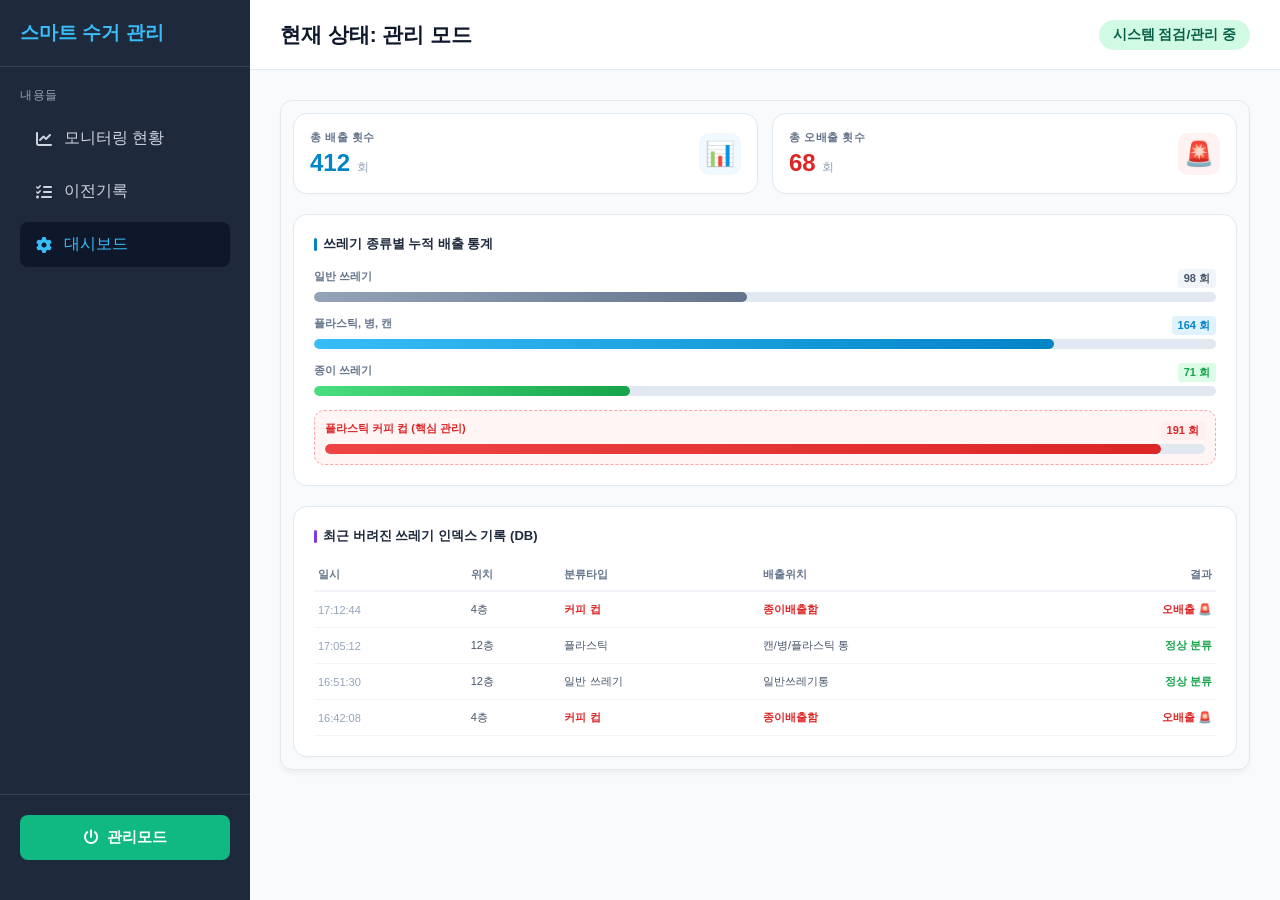
<file: WebApps/frontend/template/dashboard.html>
<!DOCTYPE html>
<html lang="ko">

<head>
    <meta charset="UTF-8">
    <meta name="viewport" content="width=device-width, initial-scale=1.0">
    <title>스마트 수거 / 관리 시스템 - 대시보드</title>
    <!-- 아이콘 CDN -->
    <link rel="stylesheet" href="https://cdnjs.cloudflare.com/ajax/libs/font-awesome/6.4.0/css/all.min.css">
    <link rel="stylesheet" href="css/dashboard.css">
</head>

<body>

    <div class="app-container">
        <!-- [좌측 사이드바가 들어가 위치] -->
        <div id="sidebar-container"></div>

        <!-- [우측 메인 콘텐츠] -->
        <main class="main-content">
            <div class="content-header">
                <h1 id="contentTitle">현재 상태: 수거 모드</h1>
                <span id="modeBadge" class="badge badge-collect">수거 가동 중</span>
            </div>

            <!-- 대시보드 메인 본문 구역 -->
            <div class="content-body" id="contentBody">
                <div class="dashboard-component" style="background-color: #F8FAFC; color: #334155; padding: 12px; font-family: sans-serif; display: flex; flex-direction: column; gap: 20px; border-radius: 12px; border: 1px solid #E2E8F0; box-shadow: 0 4px 6px -1px rgba(0, 0, 0, 0.05);">

                    <!-- 1. [상단 파트: 데이터 요약 메트릭 피드] -->
                    <div style="display: grid; grid-template-columns: repeat(2, 1fr); gap: 14px;">
                        <div style="background-color: #ffffff; border: 1px solid #E2E8F0; border-radius: 14px; padding: 16px; display: flex; justify-content: space-between; align-items: center; box-shadow: 0 1px 3px rgba(0,0,0,0.02);">
                            <div>
                                <p style="font-size: 11px; font-weight: 700; color: #64748B; text-transform: uppercase; letter-spacing: 0.5px;">총 배출 횟수</p>
                                <h3 style="font-size: 24px; font-weight: 800; color: #0284C7; margin-top: 4px;">412 <span style="font-size: 12px; color: #94A3B8; font-weight: 500;">회</span></h3>
                            </div>
                            <div style="font-size: 24px; background-color: #F0F9FF; width: 42px; height: 42px; border-radius: 10px; display: flex; align-items: center; justify-content: center;">📊</div>
                        </div>
                        <div style="background-color: #ffffff; border: 1px solid #E2E8F0; border-radius: 14px; padding: 16px; display: flex; justify-content: space-between; align-items: center; box-shadow: 0 1px 3px rgba(0,0,0,0.02);">
                            <div>
                                <p style="font-size: 11px; font-weight: 700; color: #64748B; text-transform: uppercase; letter-spacing: 0.5px;">총 오배출 횟수</p>
                                <h3 style="font-size: 24px; font-weight: 800; color: #DC2626; margin-top: 4px;">68 <span style="font-size: 12px; color: #94A3B8; font-weight: 500;">회</span></h3>
                            </div>
                            <div style="font-size: 24px; background-color: #FEF2F2; width: 42px; height: 42px; border-radius: 10px; display: flex; align-items: center; justify-content: center;">🚨</div>
                        </div>
                    </div>

                    <!-- 2. [중단 파트: 학원 지정 쓰레기 종류별 통계 그래프] -->
                    <div style="background-color: #ffffff; border: 1px solid #E2E8F0; border-radius: 14px; padding: 20px; box-shadow: 0 1px 3px rgba(0,0,0,0.02);">
                        <h4 style="font-size: 13px; font-weight: 800; color: #1E293B; margin-bottom: 16px; display: flex; align-items: center; gap: 6px;">
                            <span style="display: inline-block; width: 3px; height: 13px; background-color: #0284C7; border-radius: 2px;"></span>
                            쓰레기 종류별 누적 배출 통계
                        </h4>
                        
                        <div style="display: flex; flex-direction: column; gap: 14px;">
                            <!-- 일반 쓰레기 -->
                            <div>
                                <div style="display: flex; justify-content: space-between; font-size: 11px; font-weight: 700; color: #64748B; margin-bottom: 4px;">
                                    <span>일반 쓰레기</span><span style="color: #475569; background-color: #F1F5F9; padding: 2px 6px; border-radius: 4px;">98 회</span>
                                </div>
                                <div style="width: 100%; background-color: #E2E8F0; height: 10px; border-radius: 5px; overflow: hidden;">
                                    <div style="height: 100%; background: linear-gradient(90deg, #94A3B8, #64748B); width: 48%; border-radius: 5px;"></div>
                                </div>
                            </div>
                            <!-- 플라스틱, 병, 캔 -->
                            <div>
                                <div style="display: flex; justify-content: space-between; font-size: 11px; font-weight: 700; color: #64748B; margin-bottom: 4px;">
                                    <span>플라스틱, 병, 캔</span><span style="color: #0284C7; background-color: #E0F2FE; padding: 2px 6px; border-radius: 4px; font-weight: 800;">164 회</span>
                                </div>
                                <div style="width: 100%; background-color: #E2E8F0; height: 10px; border-radius: 5px; overflow: hidden;">
                                    <div style="height: 100%; background: linear-gradient(90deg, #38BDF8, #0284C7); width: 82%; border-radius: 5px;"></div>
                                </div>
                            </div>
                            <!-- 종이 쓰레기 -->
                            <div>
                                <div style="display: flex; justify-content: space-between; font-size: 11px; font-weight: 700; color: #64748B; margin-bottom: 4px;">
                                    <span>종이 쓰레기</span><span style="color: #16A34A; background-color: #DCFCE7; padding: 2px 6px; border-radius: 4px;">71 회</span>
                                </div>
                                <div style="width: 100%; background-color: #E2E8F0; height: 10px; border-radius: 5px; overflow: hidden;">
                                    <div style="height: 100%; background: linear-gradient(90deg, #4ADE80, #16A34A); width: 35%; border-radius: 5px;"></div>
                                </div>
                            </div>
                            <!-- 플라스틱 커피 컵 (집중 케어) -->
                            <div style="background-color: #FFF5F5; border: 1px dashed #FCA5A5; padding: 10px; border-radius: 10px;">
                                <div style="display: flex; justify-content: space-between; font-size: 11px; font-weight: 700; color: #DC2626; margin-bottom: 4px;">
                                    <span>플라스틱 커피 컵 (핵심 관리)</span><span style="color: #DC2626; background-color: #FFEEEE; padding: 2px 6px; border-radius: 4px; font-weight: 800;">191 회</span>
                                </div>
                                <div style="width: 100%; background-color: #E2E8F0; height: 10px; border-radius: 5px; overflow: hidden;">
                                    <div style="height: 100%; background: linear-gradient(90deg, #EF4444, #DC2626); width: 95%; border-radius: 5px;"></div>
                                </div>
                            </div>
                        </div>
                    </div>

                    <!-- 3. [하단 파트: 최근 버려진 쓰레기 기록 인덱싱 목록 모듈] -->
                    <div style="background-color: #ffffff; border: 1px solid #E2E8F0; border-radius: 14px; padding: 20px; box-shadow: 0 1px 3px rgba(0,0,0,0.02); flex: 1;">
                        <h4 style="font-size: 13px; font-weight: 800; color: #1E293B; margin-bottom: 14px; display: flex; align-items: center; gap: 6px;">
                            <span style="display: inline-block; width: 3px; height: 13px; background-color: #7C3AED; border-radius: 2px;"></span>
                            최근 버려진 쓰레기 인덱스 기록 (DB)
                        </h4>
                        
                        <div style="overflow-x: auto;">
                            <table style="width: 100%; border-collapse: collapse; font-size: 11px; text-align: left;">
                                <thead>
                                    <tr style="border-bottom: 2px solid #F1F5F9; color: #64748B;">
                                        <th style="padding: 8px 4px; font-weight: 700;">일시</th>
                                        <th style="padding: 8px 4px; font-weight: 700;">위치</th>
                                        <th style="padding: 8px 4px; font-weight: 700;">분류타입</th>
                                        <th style="padding: 8px 4px; font-weight: 700;">배출위치</th>
                                        <th style="padding: 8px 4px; font-weight: 700; text-align: right;">결과</th>
                                    </tr>
                                </thead>
                                <tbody style="color: #475569;">
                                    <tr style="border-bottom: 1px solid #F1F5F9;">
                                        <td style="padding: 10px 4px; color: #94A3B8;">17:12:44</td>
                                        <td style="padding: 10px 4px; font-weight: 500;">4층</td>
                                        <td style="padding: 10px 4px; color: #DC2626; font-weight: 700;">커피 컵</td>
                                        <td style="padding: 10px 4px; color: #DC2626; font-weight: 700;">종이배출함</td>
                                        <td style="padding: 10px 4px; text-align: right; color: #DC2626; font-weight: bold;">오배출 🚨</td>
                                    </tr>
                                    <tr style="border-bottom: 1px solid #F1F5F9;">
                                        <td style="padding: 10px 4px; color: #94A3B8;">17:05:12</td>
                                        <td style="padding: 10px 4px; font-weight: 500;">12층</td>
                                        <td style="padding: 10px 4px;">플라스틱</td>
                                        <td style="padding: 10px 4px;">캔/병/플라스틱 통</td>
                                        <td style="padding: 10px 4px; text-align: right; color: #16A34A; font-weight: bold;">정상 분류</td>
                                    </tr>
                                    <tr style="border-bottom: 1px solid #F1F5F9;">
                                        <td style="padding: 10px 4px; color: #94A3B8;">16:51:30</td>
                                        <td style="padding: 10px 4px; font-weight: 500;">12층</td>
                                        <td style="padding: 10px 4px;">일반 쓰레기</td>
                                        <td style="padding: 10px 4px;">일반쓰레기통</td>
                                        <td style="padding: 10px 4px; text-align: right; color: #16A34A; font-weight: bold;">정상 분류</td>
                                    </tr>
                                    <tr style="border-bottom: 1px solid #F1F5F9;">
                                        <td style="padding: 10px 4px; color: #94A3B8;">16:42:08</td>
                                        <td style="padding: 10px 4px; font-weight: 500;">4층</td>
                                        <td style="padding: 10px 4px; color: #DC2626; font-weight: 700;">커피 컵</td>
                                        <td style="padding: 10px 4px; color: #DC2626; font-weight: 700;">종이배출함</td>
                                        <td style="padding: 10px 4px; text-align: right; color: #DC2626; font-weight: bold;">오배출 🚨</td>
                                    </tr>
                                </tbody>
                            </table>
                        </div>
                    </div>

                </div>
            </div>
        </main>
    </div>

    <!-- 분리한 JavaScript 파일 연결 (sidebar.js를 먼저 불러옵니다) -->
    <script src="js/sidebar.js"></script>
    <script src="js/dashboard.js"></script>
</body>

</html>
</file>
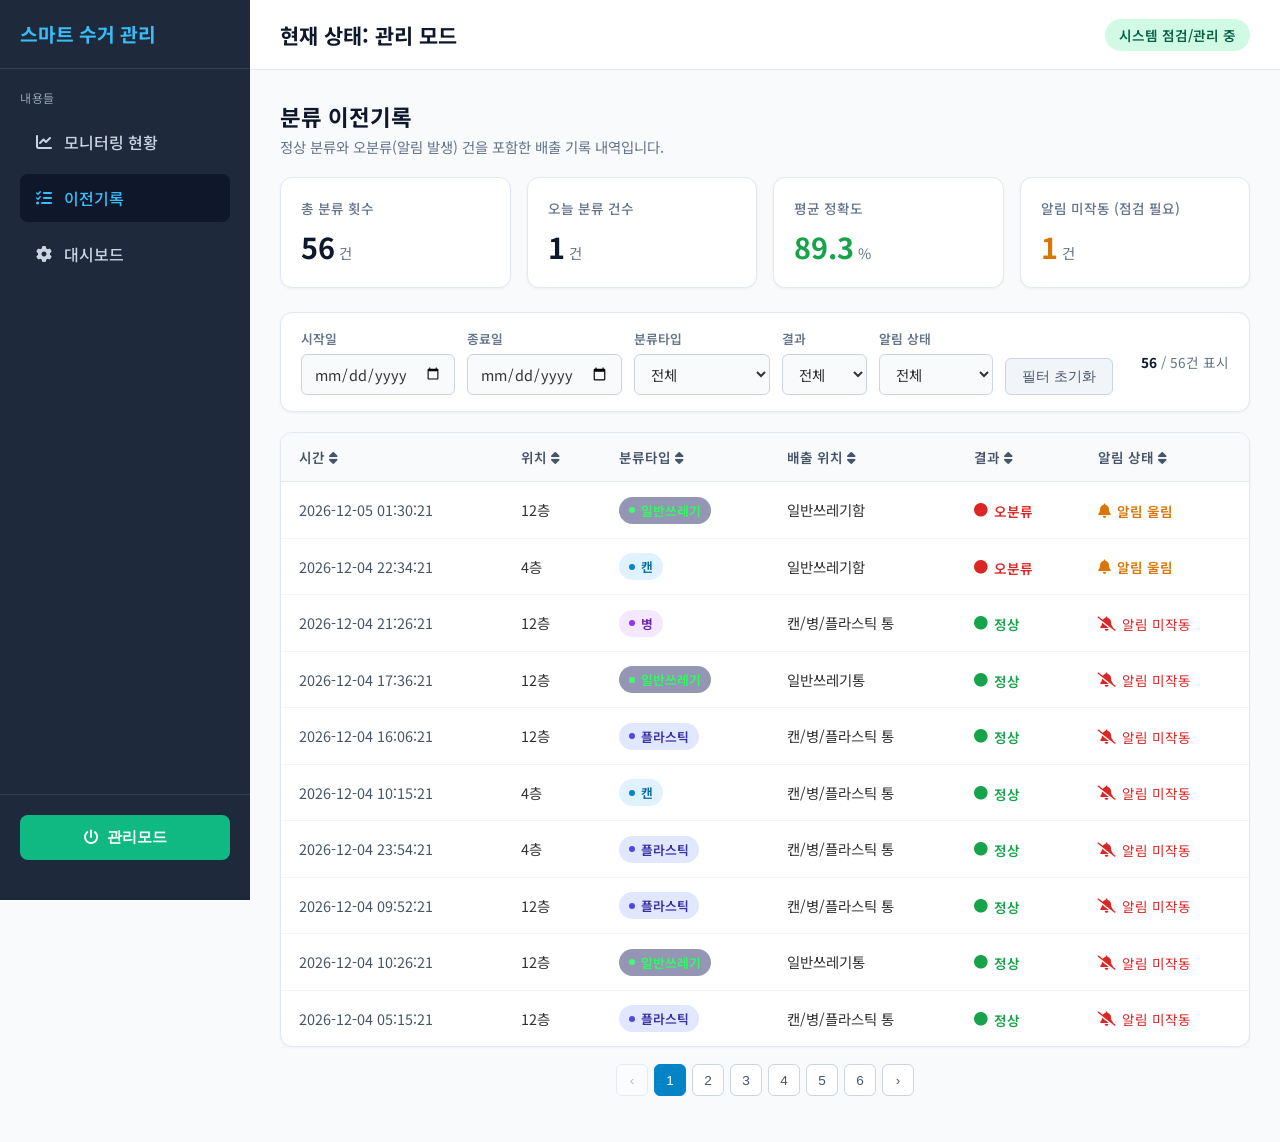
<file: WebApps/frontend/template/history.html>
<!DOCTYPE html>
<html lang="ko">

<head>
    <meta charset="UTF-8">
    <meta name="viewport" content="width=device-width, initial-scale=1.0">
    <title>스마트 수거 / 관리 시스템 - 이전기록</title>
    <!-- 아이콘 CDN & 폰트 -->
    <link rel="stylesheet" href="https://cdnjs.cloudflare.com/ajax/libs/font-awesome/6.4.0/css/all.min.css">
    <link rel="preconnect" href="https://fonts.googleapis.com">
    <link rel="preconnect" href="https://fonts.gstatic.com" crossorigin>
    <link href="https://fonts.googleapis.com/css2?family=Noto+Sans+KR:wght@400;500;700&display=swap" rel="stylesheet">
    
    <link rel="stylesheet" href="css/history.css">
</head>

<body>

    <div class="app-container">
        <!-- [좌측 사이드바가 들어갈 위치] -->
        <div id="sidebar-container"></div>

        <!-- [우측 메인 콘텐츠] -->
        <main class="main-content">
            <div class="content-header">
                <h1 id="contentTitle">현재 상태: 수거 모드</h1>
                <span id="modeBadge" class="badge badge-collect">수거 가동 중</span>
            </div>

            <div class="content-body" id="contentBody">
                <div class="page-head">
                    <div>
                        <h1>분류 이전기록</h1>
                        <p>정상 분류와 오분류(알림 발생) 건을 포함한 배출 기록 내역입니다.</p>
                    </div>
                </div>

                <!-- 카드 현황판 -->
                <div class="stats">
                    <div class="stat-card">
                        <div class="stat-label">총 분류 횟수</div>
                        <div class="stat-value" id="statTotal">0<span>건</span></div>
                    </div>
                    <div class="stat-card">
                        <div class="stat-label">오늘 분류 건수</div>
                        <div class="stat-value" id="statToday">0<span>건</span></div>
                    </div>
                    <div class="stat-card c-green">
                        <div class="stat-label">평균 정확도</div>
                        <div class="stat-value" id="statAccuracy">0<span>%</span></div>
                    </div>
                    <div class="stat-card c-amber">
                        <div class="stat-label">알림 미작동 (점검 필요)</div>
                        <div class="stat-value" id="statAlarmOff">0<span>건</span></div>
                    </div>
                </div>

                <!-- 검색/필터 -->
                <div class="filters">
                    <div class="field">
                        <label>시작일</label>
                        <input type="date" id="fFrom">
                    </div>
                    <div class="field">
                        <label>종료일</label>
                        <input type="date" id="fTo">
                    </div>
                    <div class="field">
                        <label>분류타입</label>
                        <select id="fType">
                            <option value="">전체</option>
                            <option value="병/캔/플라스틱">병/캔/플라스틱</option>
                            <option value="일반쓰레기">일반쓰레기</option>
                            <option value="종이">종이</option>
                        </select>
                    </div>
                    <div class="field">
                        <label>결과</label>
                        <select id="fResult">
                            <option value="">전체</option>
                            <option value="정상">정상</option>
                            <option value="오분류">오분류</option>
                        </select>
                    </div>
                    <div class="field">
                        <label>알림 상태</label>
                        <select id="fAlarm">
                            <option value="">전체</option>
                            <option value="on">알림 울림</option>
                            <option value="off">알림 미작동</option>
                        </select>
                    </div>
                    <button class="btn-reset" id="btnReset">필터 초기화</button>
                    <div class="count-badge"><b id="countShown">0</b> / <span id="countAll">0</span>건 표시</div>
                </div>

                <!-- 데이터 테이블 -->
                <div class="table-wrap">
                    <table>
                        <thead>
                            <tr>
                                <th data-key="time">시간 <i class="fa-solid fa-sort"></i></th>
                                <th data-key="area">위치 <i class="fa-solid fa-sort"></i></th>
                                <th data-key="type">분류타입 <i class="fa-solid fa-sort"></i></th>
                                <th data-key="loc">배출 위치 <i class="fa-solid fa-sort"></i></th>
                                <th data-key="result">결과 <i class="fa-solid fa-sort"></i></th>
                                <th data-key="alarm">알림 상태 <i class="fa-solid fa-sort"></i></th>
                            </tr>
                        </thead>
                        <tbody id="tbody"></tbody>
                    </table>
                </div>

                <div class="pagination" id="pagination"></div>
            </div>
        </main>
    </div>

    <!-- 상세 모달 레이어 -->
    <div class="modal-backdrop" id="modalBackdrop">
        <div class="modal">
            <div class="modal-head">
                <h3 id="modalTitle">RECORD #0000</h3>
                <button id="modalClose"><i class="fa-solid fa-xmark"></i></button>
            </div>
            <div class="modal-body">
                <div class="m-item"><div class="m-label">시간</div><div class="m-value" id="mTime">-</div></div>
                <div class="m-item"><div class="m-label">위치</div><div class="m-value" id="mArea">-</div></div>
                <div class="m-item"><div class="m-label">분류타입</div><div class="m-value" id="mType">-</div></div>
                <div class="m-item"><div class="m-label">배출 위치</div><div class="m-value" id="mLoc">-</div></div>
                <div class="m-item"><div class="m-label">결과</div><div class="m-value" id="mResult">-</div></div>
                <div class="m-item full"><div class="m-label">알림 상태</div><div class="m-value" id="mAlarm">-</div></div>
            </div>
        </div>
    </div>

    <!-- 외부 스크립트 연결 (sidebar.js를 먼저 불러옵니다) -->
    <script src="js/sidebar.js"></script>
    <script src="js/history.js"></script>
</body>

</html>
</file>
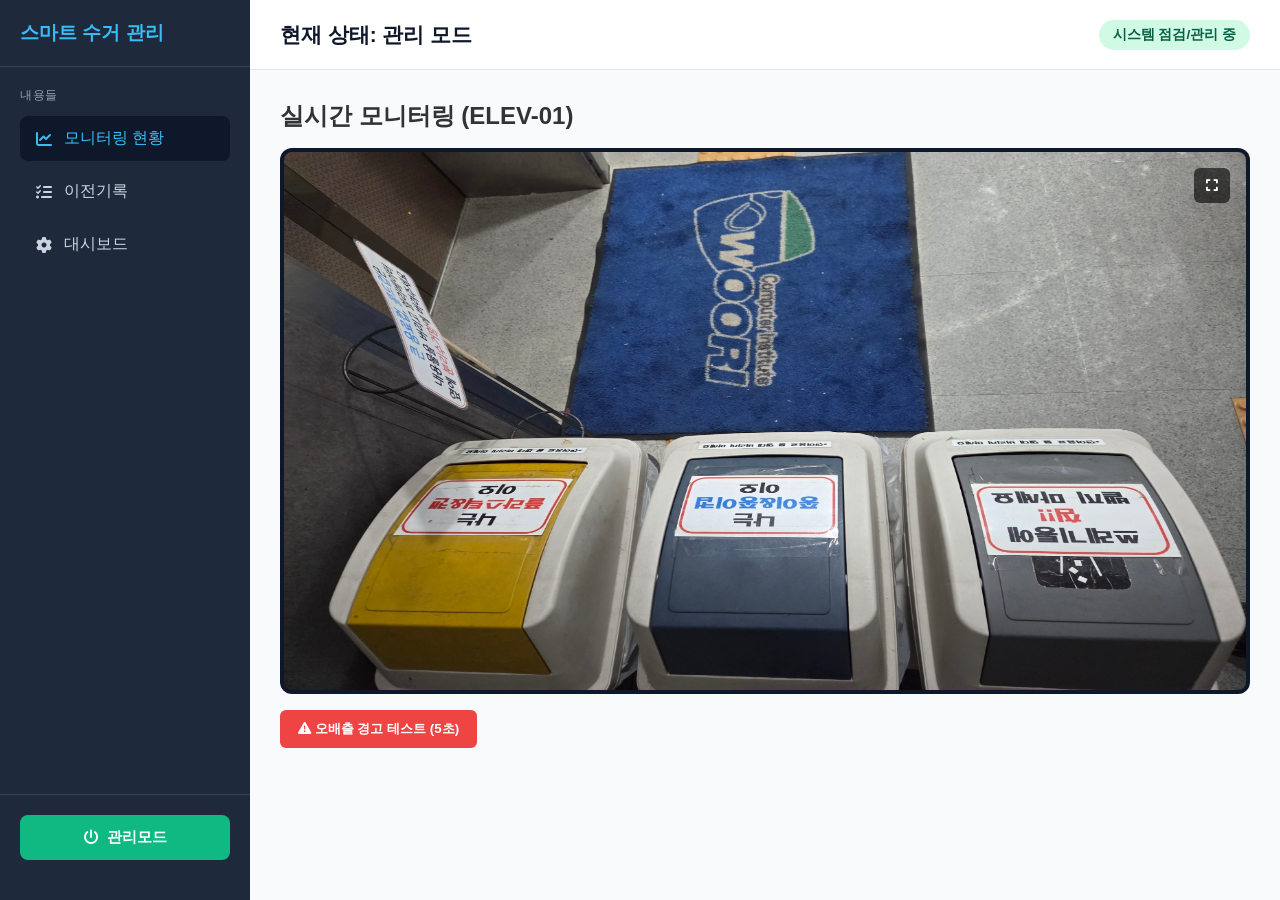
<file: WebApps/frontend/template/main.html>
<!DOCTYPE html>
<html lang="ko">

<head>
    <meta charset="UTF-8">
    <meta name="viewport" content="width=device-width, initial-scale=1.0">
    <title>스마트 수거 / 관리 시스템</title>
    <link rel="stylesheet" href="https://cdnjs.cloudflare.com/ajax/libs/font-awesome/6.4.0/css/all.min.css">
    <link rel="stylesheet" href="css/main.css">
</head>

<body>

    <div class="app-container">
        <!-- [좌측 사이드바가 들어갈 위치] -->
        <div id="sidebar-container"></div>

        <!-- [우측 메인 콘텐츠] -->
        <main class="main-content">
            <div class="content-header">
                <h1 id="contentTitle">현재 상태: 수거 모드</h1>
                <span id="modeBadge" class="badge badge-collect">수거 가동 중</span>
            </div>

            <div class="content-body" id="contentBody">
                <h2>실시간 모니터링 (ELEV-01)</h2>
                <div class="video-container" id="videoContainer">
                    <button id="fullscreenBtn" class="fullscreen-btn" title="전체화면 토글">
                        <i class="fa-solid fa-expand"></i>
                    </button>
                    <div class="video-placeholder">
                        <img src="images/video_placeholder.jpg" alt="실시간 CCTV 화면">
                        <!-- <h2>실시간 디택팅 스트리밍 화면</h2>
                        <p class="status-text">CCTV 카메라 연결됨 (MJPEG)</p> -->
                    </div>
                </div>
                <div class="control-panel">
                    <button id="testAlertBtn" class="test-btn">
                        <i class="fa-solid fa-triangle-exclamation"></i> 오배출 경고 테스트 (5초)
                    </button>
                </div>
            </div>
        </main>
    </div>

    <!-- 외부 JS 연결 (sidebar.js를 먼저 불러옵니다) -->
    <script src="js/sidebar.js"></script>
    <script src="js/main.js"></script>
</body>

</html>
</file>
<file: WebApps/frontend/template/css/dashboard.css>
* {
    box-sizing: border-box;
    margin: 0;
    padding: 0;
}

body {
    font-family: 'Noto Sans KR', sans-serif;
    background-color: #f8fafc;
    color: #333;
}

.app-container {
    display: flex;
    min-height: 100vh;
}

/* 사이드바 */
#sidebar-container {
    height: 100vh;           /* 화면 전체 높이 채우기 */
    position: sticky;        /* 스크롤해도 화면 왼쪽에 고정 */
    top: 0;
    flex-shrink: 0;          /* 우측 콘텐츠에 의해 줄어들지 않음 */
    display: flex;           /* 내부 .sidebar가 높이를 다 쓸 수 있게 설정 */
}

/* 2. 사이드바 자체 스타일 수정 */
.sidebar {
    width: 250px;
    height: 100%;
    background-color: #1e293b;
    color: #fff;
    display: flex;
    flex-direction: column;
    justify-content: space-between;
    padding: 20px 0;
    box-sizing: border-box;
}

.sidebar-header {
    padding: 0 20px 20px;
    border-bottom: 1px solid #334155;
}

.sidebar-header h2 {
    font-size: 1.2rem;
    font-weight: 700;
    color: #38bdf8;
}

.sidebar-body {
    padding: 20px;
    flex: 1;
}

.menu-label {
    font-size: 0.75rem;
    color: #94a3b8;
    text-transform: uppercase;
    letter-spacing: 0.05em;
    display: block;
    margin-bottom: 12px;
}

.nav-menu {
    list-style: none;
}

.nav-menu li {
    margin-bottom: 8px;
}

.nav-menu a {
    display: flex;
    align-items: center;
    gap: 12px;
    padding: 12px 16px;
    color: #cbd5e1;
    text-decoration: none;
    border-radius: 8px;
    font-weight: 500;
    transition: all 0.2s;
}

.nav-menu a:hover,
.nav-menu li.active a {
    background-color: #0f172a;
    color: #38bdf8;
}

/* 모드 토글 버튼 */
.sidebar-footer {
    padding: 20px;
    border-top: 1px solid #334155;
}

.toggle-btn {
    width: 100%;
    padding: 12px;
    border: none;
    border-radius: 8px;
    font-size: 0.95rem;
    font-weight: 600;
    cursor: pointer;
    display: flex;
    align-items: center;
    justify-content: center;
    gap: 8px;
    transition: background-color 0.2s;
}

.mode-collect {
    background-color: #10b981;
    color: #fff;
}

.mode-collect:hover {
    background-color: #059669;
}

.mode-admin {
    background-color: #f97316;
    color: #fff;
}

.mode-admin:hover {
    background-color: #ea580c;
}

/* 우측 본문 */
.main-content {
    flex: 1;
    display: flex;
    flex-direction: column;
}

.content-header {
    height: 70px;
    padding: 0 30px;
    background-color: #fff;
    border-bottom: 1px solid #e2e8f0;
    display: flex;
    align-items: center;
    justify-content: space-between;
}

.content-header h1 {
    font-size: 1.3rem;
    color: #0f172a;
}

.badge {
    padding: 6px 14px;
    border-radius: 20px;
    font-size: 0.85rem;
    font-weight: 600;
}

.badge-collect {
    background-color: #d1fae5;
    color: #065f46;
}

.badge-admin {
    background-color: #ffedd5;
    color: #9a3412;
}

.content-body {
    padding: 30px;
    flex: 1;
    overflow-y: auto;
}
</file>
<file: WebApps/frontend/template/css/history.css>
/* =========================================================
           main.html 기준 공통 기본 스타일 (100% 동일)
        ========================================================= */
* {
    box-sizing: border-box;
    margin: 0;
    padding: 0;
}

body {
    font-family: 'Noto Sans KR', sans-serif;
    background-color: #f8fafc;
    color: #333;
}

.app-container {
    display: flex;
    min-height: 100vh;
}

/* 사이드바 */
#sidebar-container {
    height: 100vh;           /* 화면 전체 높이 채우기 */
    position: sticky;        /* 스크롤해도 화면 왼쪽에 고정 */
    top: 0;
    flex-shrink: 0;          /* 우측 콘텐츠에 의해 줄어들지 않음 */
    display: flex;           /* 내부 .sidebar가 높이를 다 쓸 수 있게 설정 */
}

.sidebar {
    width: 250px;
    height: 100%;
    background-color: #1e293b;
    color: #fff;
    display: flex;
    flex-direction: column;
    justify-content: space-between;
    padding: 20px 0;
    box-sizing: border-box;
}

.sidebar-header {
    padding: 0 20px 20px;
    border-bottom: 1px solid #334155;
}

.sidebar-header h2 {
    font-size: 1.2rem;
    font-weight: 700;
    color: #38bdf8;
}

.sidebar-body {
    padding: 20px;
    flex: 1;
}

.menu-label {
    font-size: 0.75rem;
    color: #94a3b8;
    text-transform: uppercase;
    letter-spacing: 0.05em;
    display: block;
    margin-bottom: 12px;
}

.nav-menu {
    list-style: none;
}

.nav-menu li {
    margin-bottom: 8px;
}

.nav-menu a {
    display: flex;
    align-items: center;
    gap: 12px;
    padding: 12px 16px;
    color: #cbd5e1;
    text-decoration: none;
    border-radius: 8px;
    font-weight: 500;
    transition: all 0.2s;
}

.nav-menu a:hover,
.nav-menu li.active a {
    background-color: #0f172a;
    color: #38bdf8;
}

/* 모드 토글 버튼 */
.sidebar-footer {
    padding: 20px;
    border-top: 1px solid #334155;
}

.toggle-btn {
    width: 100%;
    padding: 12px;
    border: none;
    border-radius: 8px;
    font-size: 0.95rem;
    font-weight: 600;
    cursor: pointer;
    display: flex;
    align-items: center;
    justify-content: center;
    gap: 8px;
    transition: background-color 0.2s;
}

.mode-collect {
    background-color: #10b981;
    color: #fff;
}

.mode-collect:hover {
    background-color: #059669;
}

.mode-admin {
    background-color: #f97316;
    color: #fff;
}

.mode-admin:hover {
    background-color: #ea580c;
}

/* 우측 본문 헤더 */
.main-content {
    flex: 1;
    display: flex;
    flex-direction: column;
}

.content-header {
    height: 70px;
    padding: 0 30px;
    background-color: #fff;
    border-bottom: 1px solid #e2e8f0;
    display: flex;
    align-items: center;
    justify-content: space-between;
}

.content-header h1 {
    font-size: 1.3rem;
    color: #0f172a;
}

.badge {
    padding: 6px 14px;
    border-radius: 20px;
    font-size: 0.85rem;
    font-weight: 600;
}

.badge-collect {
    background-color: #d1fae5;
    color: #065f46;
}

.badge-admin {
    background-color: #ffedd5;
    color: #9a3412;
}

.content-body {
    padding: 30px;
    flex: 1;
    overflow-y: auto;
}

/* =========================================================
           management_05 고유 페이지 스타일 (Noto Sans KR 맞춤)
        ========================================================= */
.page-head {
    display: flex;
    align-items: flex-end;
    justify-content: space-between;
    margin-bottom: 20px;
    flex-wrap: wrap;
    gap: 12px;
}

.page-head h1 {
    font-size: 1.4rem;
    color: #0f172a;
    font-weight: 700;
    margin-bottom: 4px;
}

.page-head p {
    margin: 0;
    font-size: 0.9rem;
    color: #64748b;
}

/* 카드 현황판 */
.stats {
    display: grid;
    grid-template-columns: repeat(4, 1fr);
    gap: 16px;
    margin-bottom: 24px;
}

.stat-card {
    background: #ffffff;
    border: 1px solid #e2e8f0;
    border-radius: 12px;
    padding: 20px;
    box-shadow: 0 1px 3px rgba(0, 0, 0, 0.05);
}

.stat-label {
    font-size: 0.85rem;
    color: #64748b;
    margin-bottom: 8px;
    font-weight: 500;
}

.stat-value {
    font-size: 1.8rem;
    font-weight: 700;
    color: #0f172a;
}

.stat-value span {
    font-size: 0.9rem;
    color: #64748b;
    font-weight: 400;
    margin-left: 4px;
}

.stat-card.c-green .stat-value {
    color: #16a34a;
}

.stat-card.c-amber .stat-value {
    color: #d97706;
}

/* 필터 영역 */
.filters {
    display: flex;
    align-items: center;
    gap: 12px;
    flex-wrap: wrap;
    background: #ffffff;
    border: 1px solid #e2e8f0;
    border-radius: 12px;
    padding: 16px 20px;
    margin-bottom: 20px;
    box-shadow: 0 1px 3px rgba(0, 0, 0, 0.05);
}

.field {
    display: flex;
    flex-direction: column;
    gap: 6px;
}

.field label {
    font-size: 0.8rem;
    color: #64748b;
    font-weight: 600;
}

.field input,
.field select {
    background: #f8fafc;
    border: 1px solid #cbd5e1;
    color: #333;
    border-radius: 6px;
    padding: 8px 12px;
    font-size: 0.9rem;
    font-family: inherit;
    outline: none;
    transition: border-color 0.2s;
}

.field input:focus,
.field select:focus {
    border-color: #38bdf8;
}

.btn-reset {
    align-self: flex-end;
    background: #f1f5f9;
    border: 1px solid #cbd5e1;
    color: #475569;
    padding: 8px 16px;
    border-radius: 6px;
    font-size: 0.9rem;
    cursor: pointer;
    font-weight: 500;
    transition: all 0.2s;
}

.btn-reset:hover {
    background: #e2e8f0;
    color: #0f172a;
}

.count-badge {
    margin-left: auto;
    font-size: 0.85rem;
    color: #64748b;
    align-self: center;
}

.count-badge b {
    color: #0f172a;
}

/* 테이블 */
.table-wrap {
    background: #ffffff;
    border: 1px solid #e2e8f0;
    border-radius: 12px;
    overflow: hidden;
    box-shadow: 0 1px 3px rgba(0, 0, 0, 0.05);
}

table {
    width: 100%;
    border-collapse: collapse;
    text-align: left;
}

thead th {
    font-size: 0.85rem;
    color: #475569;
    font-weight: 600;
    padding: 14px 18px;
    background: #f8fafc;
    border-bottom: 1px solid #e2e8f0;
    cursor: pointer;
    white-space: nowrap;
}

thead th:hover {
    color: #0284c7;
}

tbody tr {
    border-bottom: 1px solid #f1f5f9;
    transition: background 0.15s;
    cursor: pointer;
}

tbody tr:hover {
    background: #f8fafc;
}

tbody tr:last-child {
    border-bottom: none;
}

tbody td {
    padding: 14px 18px;
    font-size: 0.9rem;
    vertical-align: middle;
}

td.idx {
    color: #64748b;
    font-weight: 500;
}

td.time {
    color: #475569;
    white-space: nowrap;
}

/* 태그 스타일 */
.tag {
    display: inline-flex;
    align-items: center;
    gap: 6px;
    padding: 4px 10px;
    border-radius: 20px;
    font-size: 0.8rem;
    font-weight: 600;
    white-space: nowrap;
}

.tag-dot {
    width: 6px;
    height: 6px;
    border-radius: 50%;
}

.tag-can {
    background: #e0f2fe;
    color: #0369a1;
}

.tag-can .tag-dot {
    background: #0284c7;
}

.tag-plastic {
    background: #e0e7ff;
    color: #3730a3;
}

.tag-plastic .tag-dot {
    background: #4f46e5;
}

.tag-glass {
    background: #f3e8ff;
    color: #6b21a8;
}

.tag-glass .tag-dot {
    background: #9333ea;
}

.general_waste {
    background: #9496b3;
    color: #2aff5f;
}

.general_waste .tag-dot {
    background: #41ff71;
}

.tag-paper {
    background: #fef3c7;
    color: #92400e;
}

.tag-paper .tag-dot {
    background: #d97706;
}

/* 상태 현황 */
.status {
    display: inline-flex;
    align-items: center;
    gap: 6px;
    font-size: 0.85rem;
    font-weight: 600;
}

.status.ok {
    color: #16a34a;
}

.status.err {
    color: #dc2626;
}

.alarm {
    display: inline-flex;
    align-items: center;
    gap: 6px;
    font-size: 0.85rem;
}

.alarm.on {
    color: #d97706;
    font-weight: 600;
}

.alarm.off {
    color: #dc2626;
}

.alarm i {
    font-size: 0.9rem;
}

.empty-row td {
    padding: 40px 18px;
    text-align: center;
    color: #94a3b8;
    font-size: 0.9rem;
}

/* 페이지네이션 */
.pagination {
    display: flex;
    align-items: center;
    justify-content: center;
    gap: 6px;
    padding: 16px;
    border-top: 1px solid #f1f5f9;
}

.pagination button {
    background: #ffffff;
    border: 1px solid #cbd5e1;
    color: #475569;
    width: 32px;
    height: 32px;
    border-radius: 6px;
    font-size: 0.85rem;
    cursor: pointer;
    font-weight: 500;
}

.pagination button.active {
    background: #0284c7;
    color: #ffffff;
    border-color: #0284c7;
}

.pagination button:hover:not(.active) {
    background: #f1f5f9;
}

.pagination button:disabled {
    opacity: 0.4;
    cursor: not-allowed;
}

/* 모달 팝업 */
.modal-backdrop {
    position: fixed;
    inset: 0;
    background: rgba(15, 23, 42, 0.6);
    backdrop-filter: blur(2px);
    display: none;
    align-items: center;
    justify-content: center;
    z-index: 100;
    padding: 20px;
}

.modal-backdrop.show {
    display: flex;
}

.modal {
    width: 100%;
    max-width: 480px;
    background: #ffffff;
    border-radius: 12px;
    overflow: hidden;
    box-shadow: 0 20px 25px -5px rgba(0, 0, 0, 0.1);
}

.modal-head {
    display: flex;
    align-items: center;
    justify-content: space-between;
    padding: 16px 20px;
    border-bottom: 1px solid #e2e8f0;
    background: #f8fafc;
}

.modal-head h3 {
    margin: 0;
    font-size: 1rem;
    color: #0f172a;
    font-weight: 700;
}

.modal-head button {
    background: none;
    border: none;
    color: #94a3b8;
    font-size: 1.2rem;
    cursor: pointer;
}

.modal-body {
    padding: 20px;
    display: grid;
    grid-template-columns: 1fr 1fr;
    gap: 16px;
}

.modal-body .full {
    grid-column: 1/-1;
}

.m-item .m-label {
    font-size: 0.8rem;
    color: #64748b;
    margin-bottom: 4px;
    font-weight: 500;
}

.m-item .m-value {
    font-size: 0.95rem;
    color: #0f172a;
    font-weight: 600;
}

@media(max-width: 860px) {
    .stats {
        grid-template-columns: repeat(2, 1fr);
    }
}
</file>
<file: WebApps/frontend/template/css/main.css>
* {
    box-sizing: border-box;
    margin: 0;
    padding: 0;
}

body {
    font-family: 'Noto Sans KR', sans-serif;
    background-color: #f8fafc;
    color: #333;
}

.app-container {
    display: flex;
    min-height: 100vh;
}

/* 사이드바 */
#sidebar-container {
    height: 100vh;           /* 화면 전체 높이 채우기 */
    position: sticky;        /* 스크롤해도 화면 왼쪽에 고정 */
    top: 0;
    flex-shrink: 0;         /* 우측 콘텐츠에 의해 줄어들지 않음 */
    display: flex;          /* 내부 .sidebar가 높이를 다 쓸 수 있게 설정 */
}

/* 2. 사이드바 자체 스타일 수정 */
.sidebar {
    width: 250px;
    height: 100%;
    background-color: #1e293b;
    color: #fff;
    display: flex;
    flex-direction: column;
    justify-content: space-between;
    padding: 20px 0;
    box-sizing: border-box;
}

.sidebar-header {
    padding: 0 20px 20px;
    border-bottom: 1px solid #334155;
}

.sidebar-header h2 {
    font-size: 1.2rem;
    font-weight: 700;
    color: #38bdf8;
}

.sidebar-body {
    padding: 20px;
    flex: 1;
}

.menu-label {
    font-size: 0.75rem;
    color: #94a3b8;
    text-transform: uppercase;
    letter-spacing: 0.05em;
    display: block;
    margin-bottom: 12px;
}

.nav-menu {
    list-style: none;
}

.nav-menu li {
    margin-bottom: 8px;
}

.nav-menu a {
    display: flex;
    align-items: center;
    gap: 12px;
    padding: 12px 16px;
    color: #cbd5e1;
    text-decoration: none;
    border-radius: 8px;
    font-weight: 500;
    transition: all 0.2s;
}

.nav-menu a:hover,
.nav-menu li.active a {
    background-color: #0f172a;
    color: #38bdf8;
}

/* 모드 토글 버튼 */
.sidebar-footer {
    padding: 20px;
    border-top: 1px solid #334155;
}

.toggle-btn {
    width: 100%;
    padding: 12px;
    border: none;
    border-radius: 8px;
    font-size: 0.95rem;
    font-weight: 600;
    cursor: pointer;
    display: flex;
    align-items: center;
    justify-content: center;
    gap: 8px;
    transition: background-color 0.2s;
}

.mode-collect {
    background-color: #10b981;
    color: #fff;
}

.mode-collect:hover {
    background-color: #059669;
}

.mode-admin {
    background-color: #f97316;
    color: #fff;
}

.mode-admin:hover {
    background-color: #ea580c;
}

/* 우측 본문 */
.main-content {
    flex: 1;
    display: flex;
    flex-direction: column;
}

.content-header {
    height: 70px;
    padding: 0 30px;
    background-color: #fff;
    border-bottom: 1px solid #e2e8f0;
    display: flex;
    align-items: center;
    justify-content: space-between;
}

.content-header h1 {
    font-size: 1.3rem;
    color: #0f172a;
}

.badge {
    padding: 6px 14px;
    border-radius: 20px;
    font-size: 0.85rem;
    font-weight: 600;
}

.badge-collect {
    background-color: #d1fae5;
    color: #065f46;
}

.badge-admin {
    background-color: #ffedd5;
    color: #9a3412;
}

.content-body {
    padding: 30px;
    flex: 1;
    overflow-y: auto;
}

/* 비디오 모니터링 스타일 */
.video-container {
    position: relative;
    width: 100%;
    max-width: 1200px;
    aspect-ratio: 16/9;
    background-color: #0f172a;
    border-radius: 12px;
    overflow: hidden;
    border: 4px solid transparent;
    transition: border-color 0.3s;
    margin-top: 16px;
}

.video-placeholder {
    width: 100%;
    height: 100%;
    display: flex;
    flex-direction: column;
    align-items: center;
    justify-content: center;
    color: #94a3b8;
}

.video-placeholder h2 {
    font-size: 1.4rem;
    color: #f8fafc;
    margin-bottom: 8px;
}

.video-placeholder img {
    width: 100%;
    height: 100%;
}

.status-text {
    font-size: 0.95rem;
    color: #38bdf8;
}

/* 오배출 탐지 빨간색 테두리 점멸 */
.video-container.warning-active {
    animation: warningBlink 1s infinite alternate;
}

@keyframes warningBlink {
    0% {
        border-color: #ef4444;
        box-shadow: inset 0 0 20px #ef4444, 0 0 20px #ef4444;
    }

    100% {
        border-color: transparent;
        box-shadow: none;
    }
}

.fullscreen-btn {
    position: absolute;
    top: 16px;
    right: 16px;
    background: rgba(0, 0, 0, 0.6);
    color: #fff;
    border: none;
    padding: 10px 12px;
    border-radius: 6px;
    cursor: pointer;
}

.control-panel {
    margin-top: 16px;
    display: flex;
    gap: 12px;
    align-items: center;
}

.test-btn {
    padding: 10px 18px;
    background-color: #ef4444;
    color: #fff;
    border: none;
    border-radius: 6px;
    font-weight: 600;
    cursor: pointer;
}
</file>
